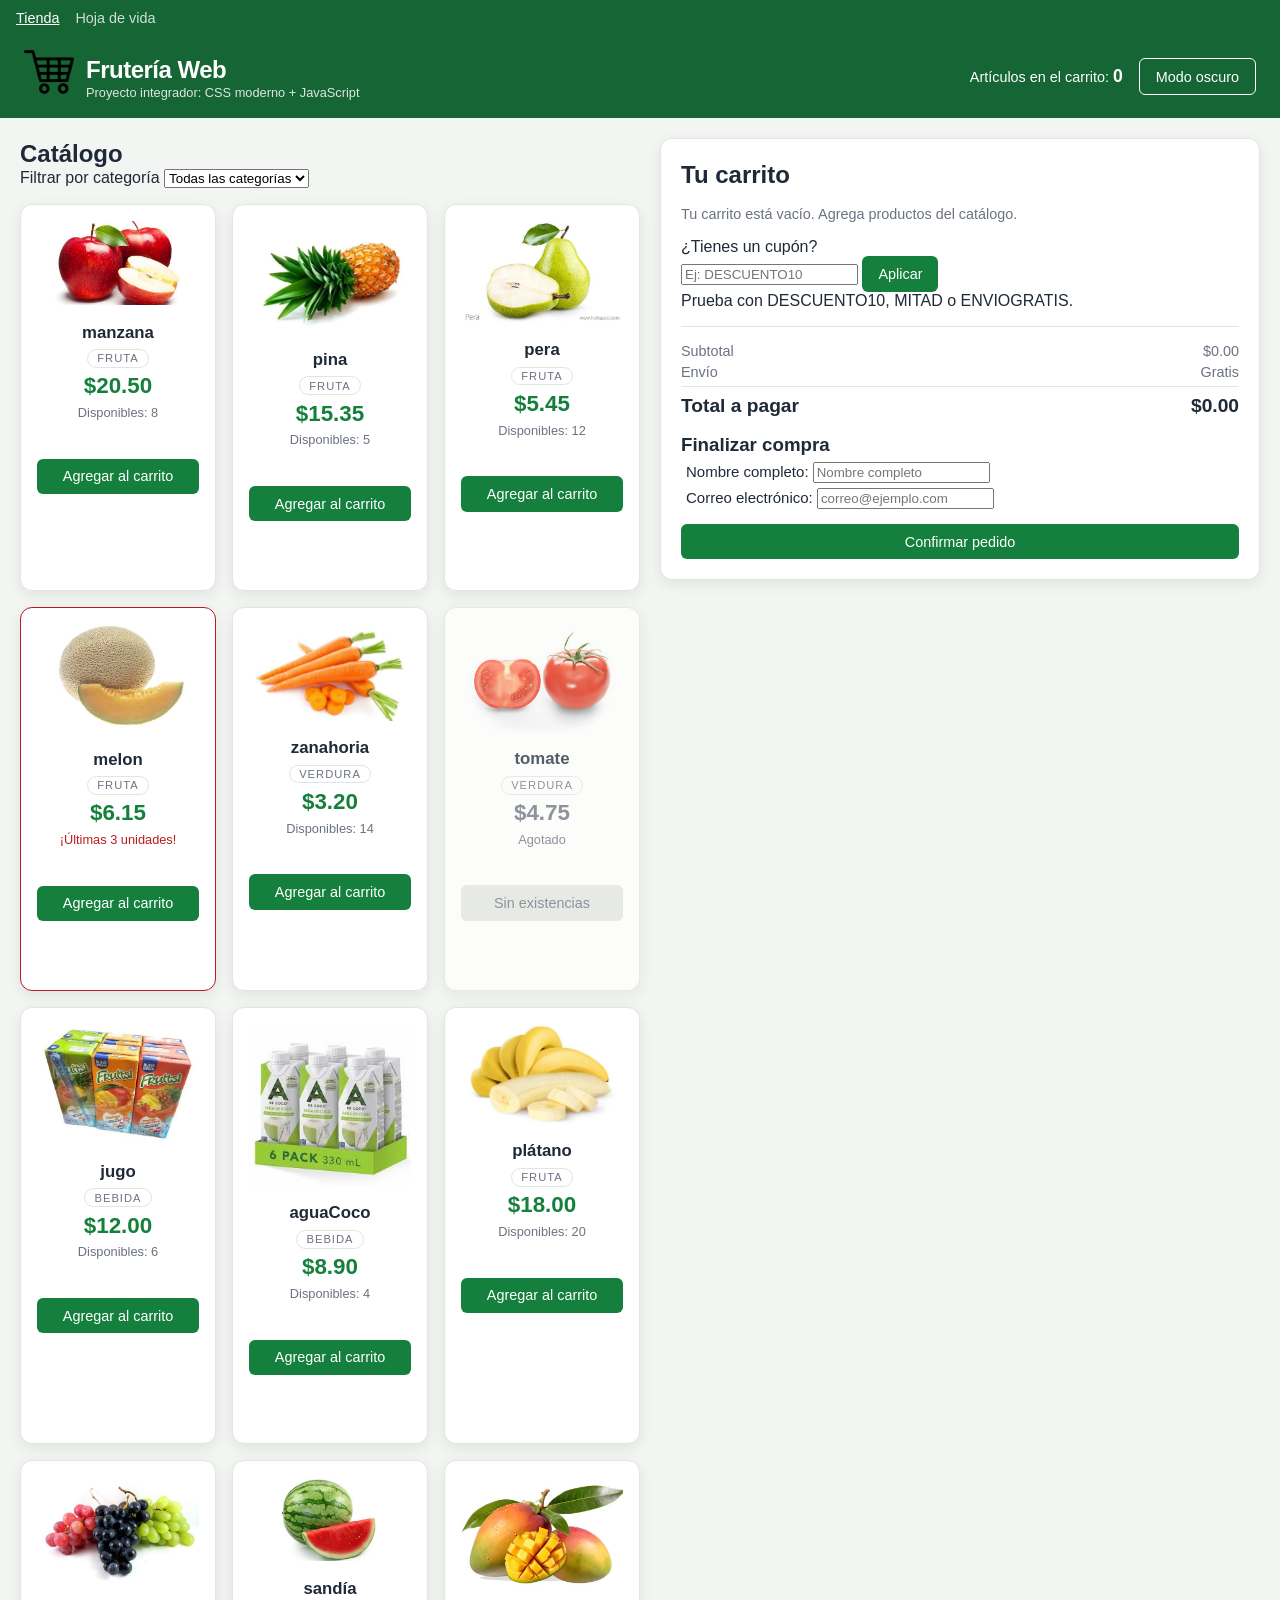
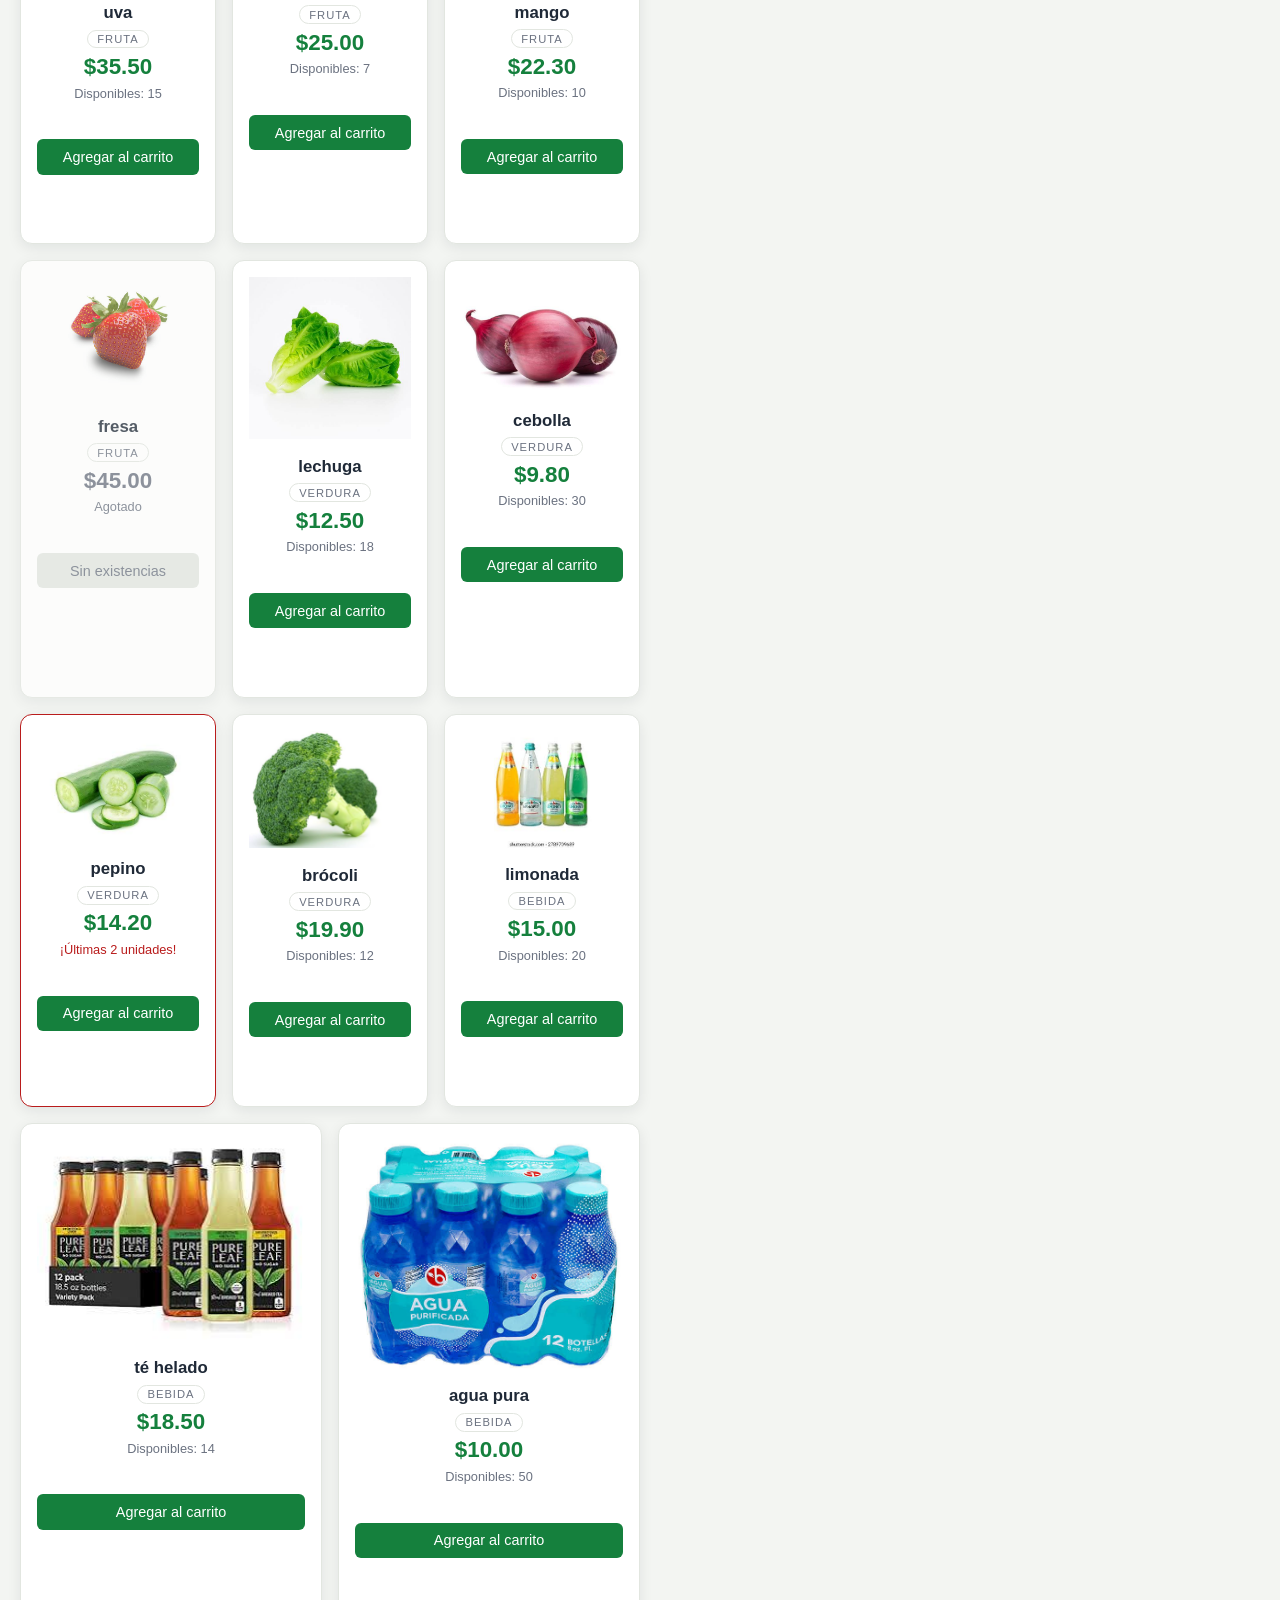
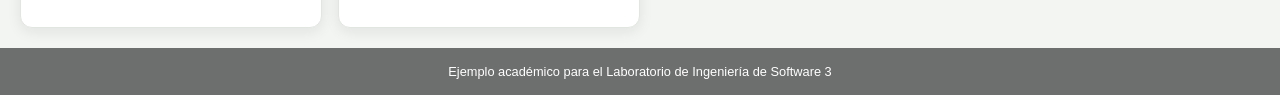
<file: index.html>
<!DOCTYPE html>
<html lang="es">
<head>
    <meta charset="UTF-8">
    <meta name="viewport" content="width=device-width, initial-scale=1.0">
    <title>Tienda de productos | Proyecto integrador</title>

    <!-- Hoja de estilos externa -->
    <link rel="stylesheet" href="style.css">

    <script src="script.js" defer></script>
</head>

<body>

    <!-- Menú de navegación: permite ir y volver entre la tienda y la hoja de vida -->
    <nav class="nav-principal">
        <a href="index.html" class="nav-enlace nav-activo">Tienda</a>
        <a href="hoja-de-vida.html" class="nav-enlace">Hoja de vida</a>
    </nav>

    <!-- ==================================================================
         CABECERA
         ================================================================== -->
    <header class="cabecera">
        <div class="zona-marca">
            <span class="logo">
                <img src="images/carrito.png" alt="Logo de la frutería" width="50" height="50">
            </span>
            <div>
                <h1>Frutería Web</h1>
                <p class="subtitulo">Proyecto integrador: CSS moderno + JavaScript</p>
            </div>
        </div>

        <div class="zona-acciones">
            <p class="contador-cabecera">
                Artículos en el carrito: <span id="contador-carrito">0</span>
            </p>
            <button id="btn-tema" class="boton boton-secundario">Modo oscuro</button>
        </div>
    </header>

    <!-- Aviso de conexión: JavaScript lo muestra con los eventos online/offline -->
    <p id="aviso-conexion" class="aviso-conexion oculto">
        Sin conexión a internet. Puedes seguir navegando, pero no podrás confirmar el pedido.
    </p>

    <!-- ==================================================================
         CONTENIDO PRINCIPAL: catálogo (izquierda) + carrito (derecha)
         ================================================================== -->
    <main class="contenedor-principal">

        <!-- ---------- COLUMNA IZQUIERDA: CATÁLOGO ---------- -->
        <section class="columna-catalogo">

            <div class="barra-filtros">
                <h2>Catálogo</h2>

                <div class="grupo-filtro">
                    <label for="filtro-categoria">Filtrar por categoría</label>
                    <!-- Las opciones de categoría YA NO se escriben a mano: JavaScript las
                         construye a partir del inventario durante la inicialización de la tienda. -->
                    <select id="filtro-categoria">
                        <option value="todos">Todas las categorías</option>
                    </select>
                </div>
            </div>

            <!-- Este contenedor llega VACÍO desde el HTML.
                 JavaScript crea y agrega aquí cada tarjeta de producto. -->
            <div id="lista-productos" class="grid-productos"></div>
        </section>

        <!-- ---------- COLUMNA DERECHA: CARRITO ---------- -->
        <aside class="panel-carrito">
            <h2>Tu carrito</h2>

            <!-- Las líneas del carrito también se generan desde JavaScript -->
            <div id="items-carrito" class="lista-carrito"></div>

            <!-- Zona de cupones -->
            <div class="zona-descuento">
                <label for="input-descuento">¿Tienes un cupón?</label>
                <div class="fila-descuento">
                    <input type="text" id="input-descuento" placeholder="Ej: DESCUENTO10">
                    <button id="btn-aplicar-descuento" class="boton">Aplicar</button>
                </div>
                <p class="ayuda">Prueba con DESCUENTO10, MITAD o ENVIOGRATIS.</p>
            </div>

            <!-- Resumen de la compra -->
            <div class="resumen">
                <p class="linea-resumen">
                    <span>Subtotal</span>
                    <span id="texto-subtotal">$0</span>
                </p>
                <p class="linea-resumen oculto" id="linea-descuento">
                    <span>Descuento</span>
                    <span id="texto-descuento">$0</span>
                </p>
                <p class="linea-resumen">
                    <span>Envío</span>
                    <span id="texto-envio">$0</span>
                </p>
                <p class="linea-resumen linea-total">
                    <span>Total a pagar</span>
                    <span id="texto-total">$0</span>
                </p>
            </div>

            <!-- Formulario de compra: al enviarlo evitamos la recarga con preventDefault() -->
            <form id="form-compra" class="form-compra">
                <h3>Finalizar compra</h3>
                <label for="input-nombre" style="font-size: 15px; display: block; margin: 5px;">Nombre completo:
                    <input type="text" id="input-nombre" placeholder="Nombre completo" required>
                </label>

                <label for="input-correo" style="font-size: 15px; display: block; margin: 5px;">Correo electrónico:
                    <input type="email" id="input-correo" placeholder="correo@ejemplo.com" required>
                </label>
                <button type="submit" class="boton boton-bloque">Confirmar pedido</button>
            </form>

            <!-- Mensajes del sistema (éxito / error / información) -->
            <p id="mensaje-sistema" class="mensaje oculto"></p>

            <!-- Comprobante del pedido: se llena desde JavaScript -->
            <div id="panel-boleta" class="boleta oculto"></div>
        </aside>

    </main>

    <!-- ==================================================================
         MODAL DE DETALLE DE PRODUCTO
         Arranca oculto con la clase "oculto". JavaScript sobrescribe su
         contenido interno y le quita la clase para mostrarlo.
         ================================================================== -->
    <div id="modal-detalle" class="modal oculto">
        <article class="modal-contenido">
            <button id="btn-cerrar-modal" class="boton-cerrar" aria-label="Cerrar detalle">&times;</button>
            <div id="modal-cuerpo"></div>
        </article>
    </div>

    <footer class="pie">
        <p>Ejemplo académico para el Laboratorio de Ingeniería de Software 3</p>
    </footer>

</body>
</html>
</file>
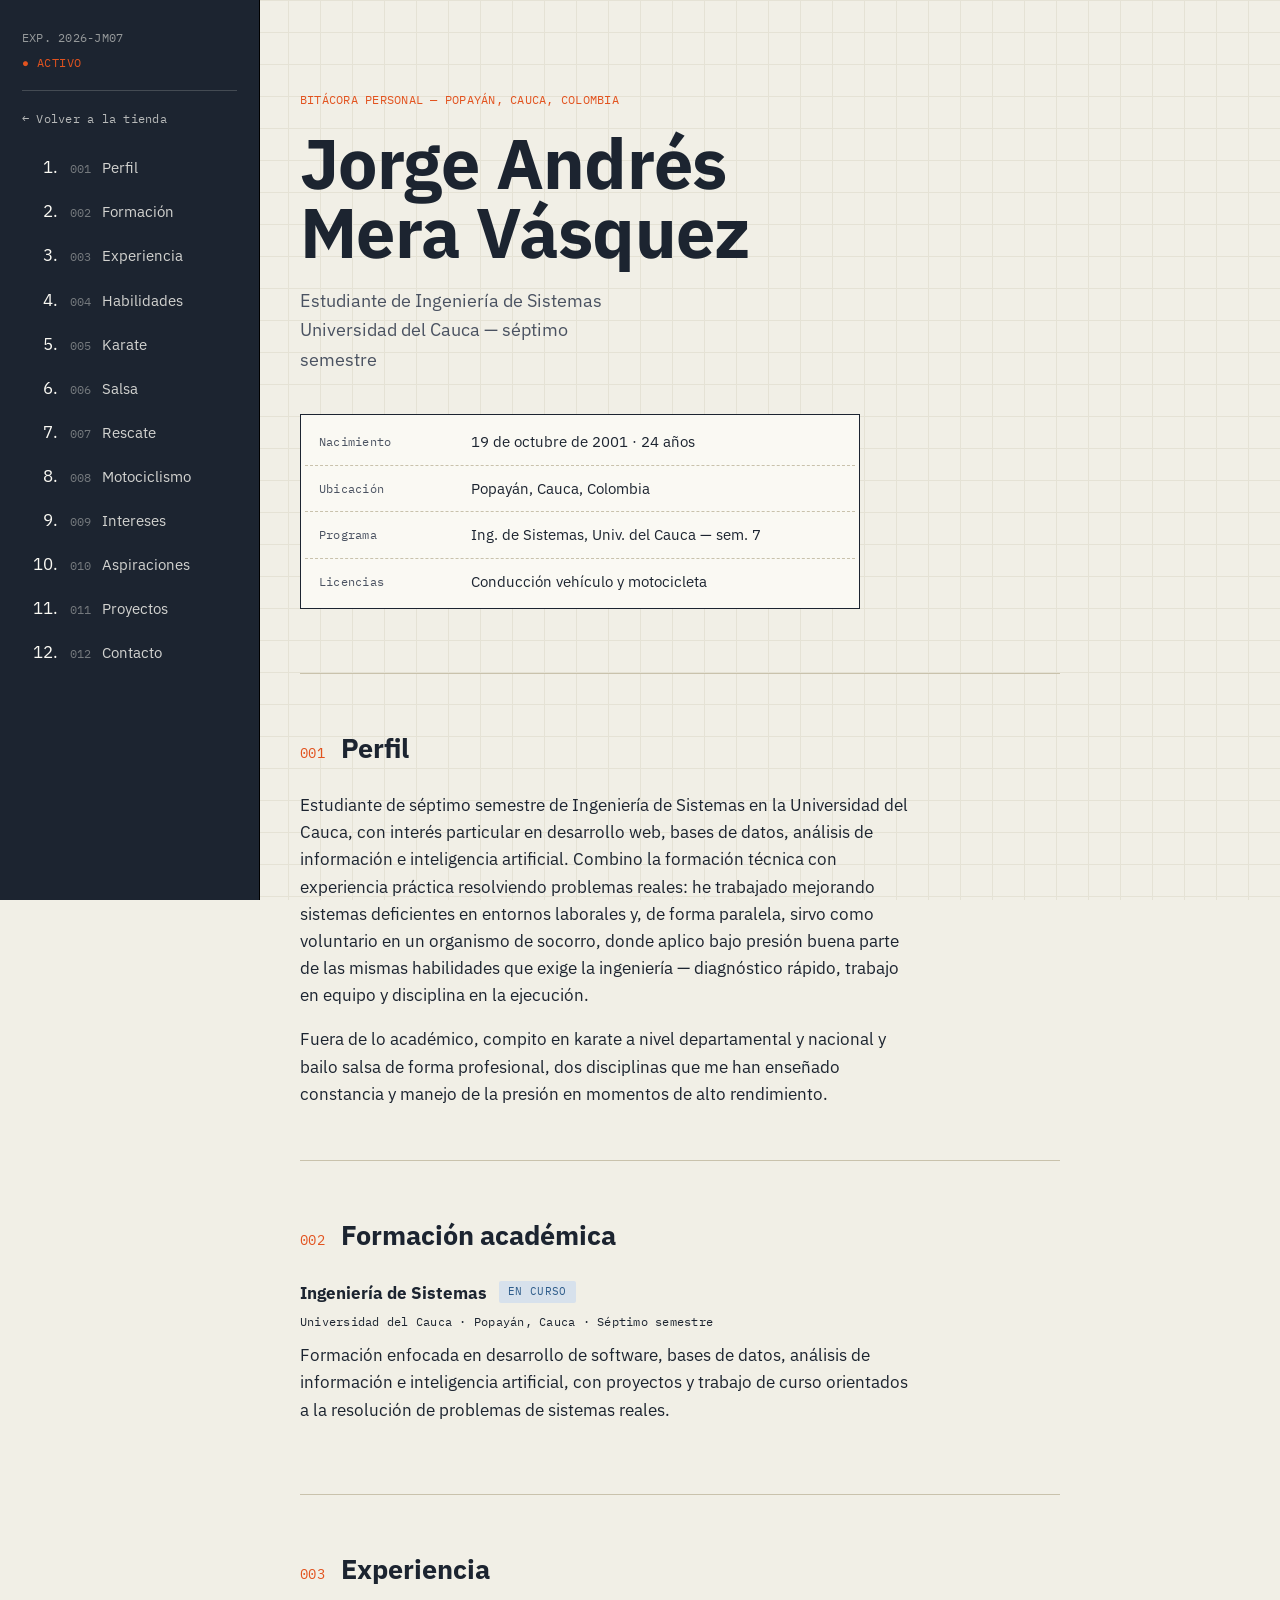
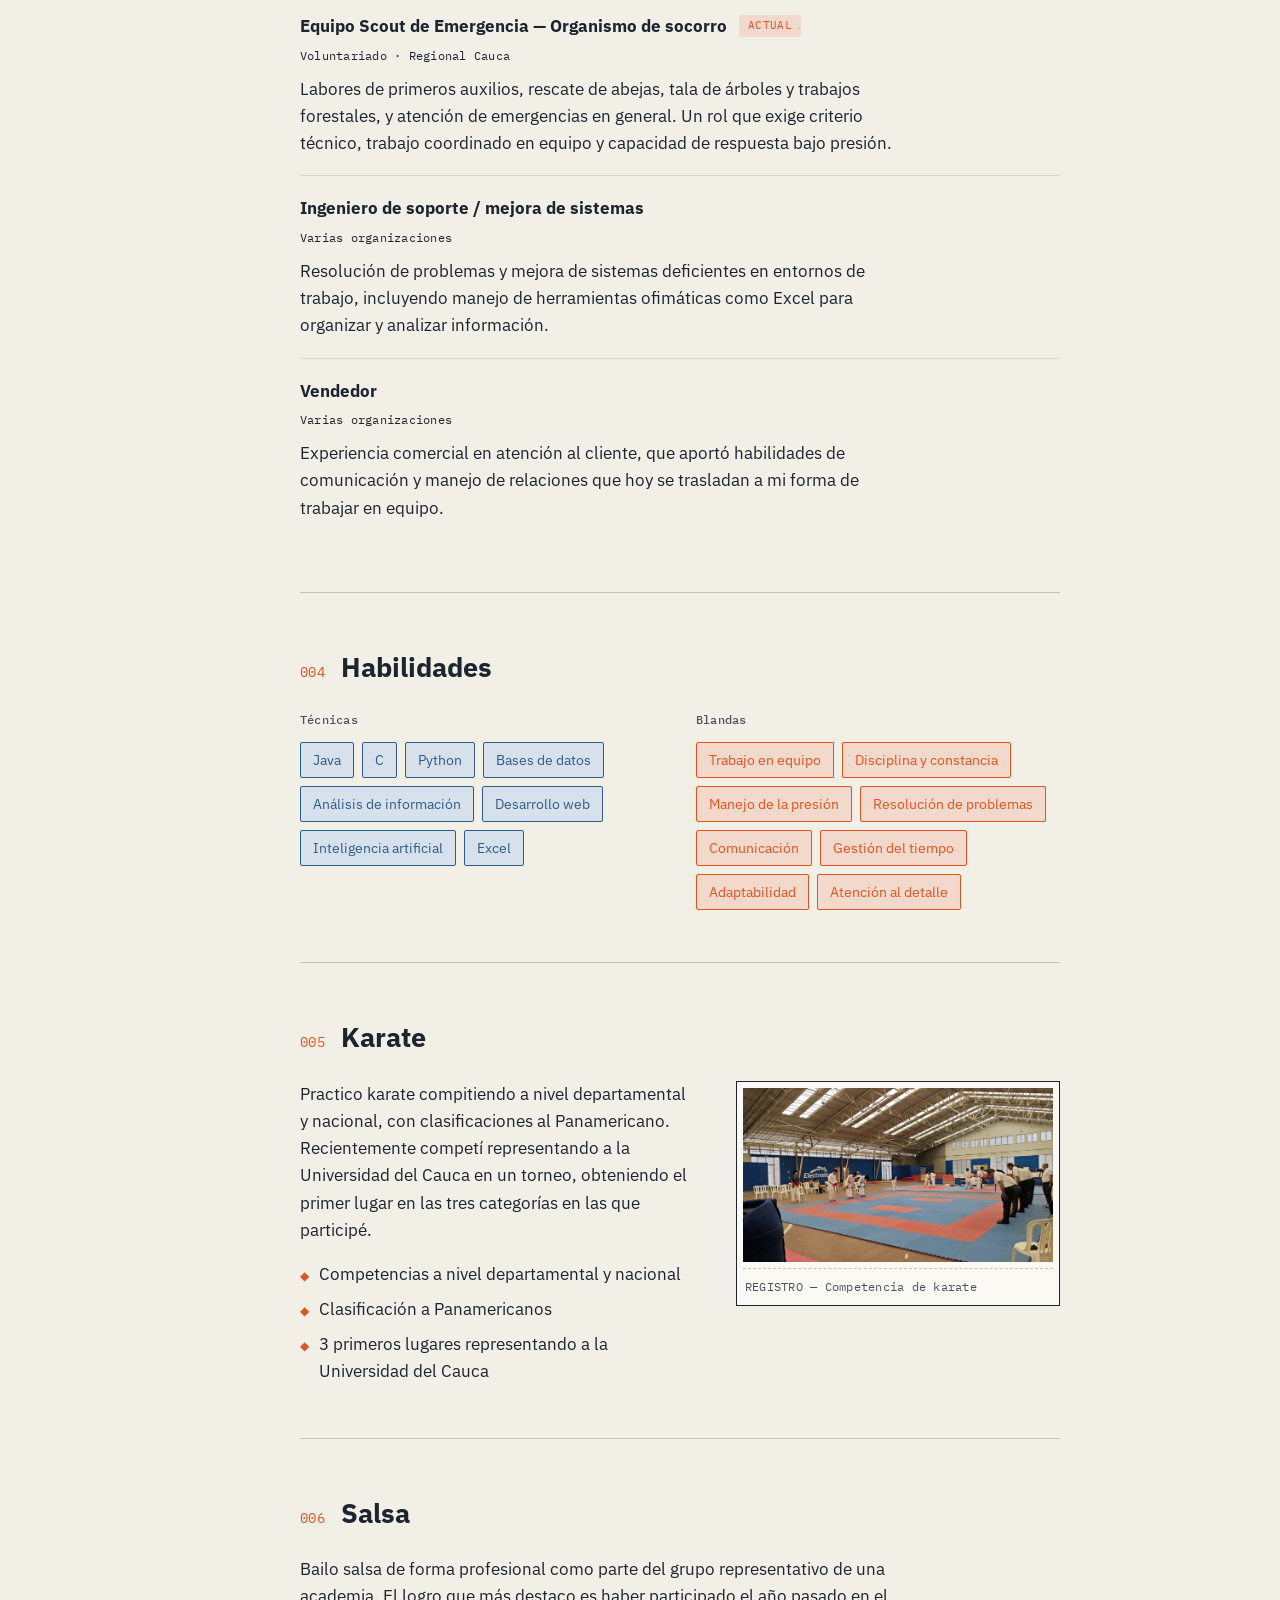
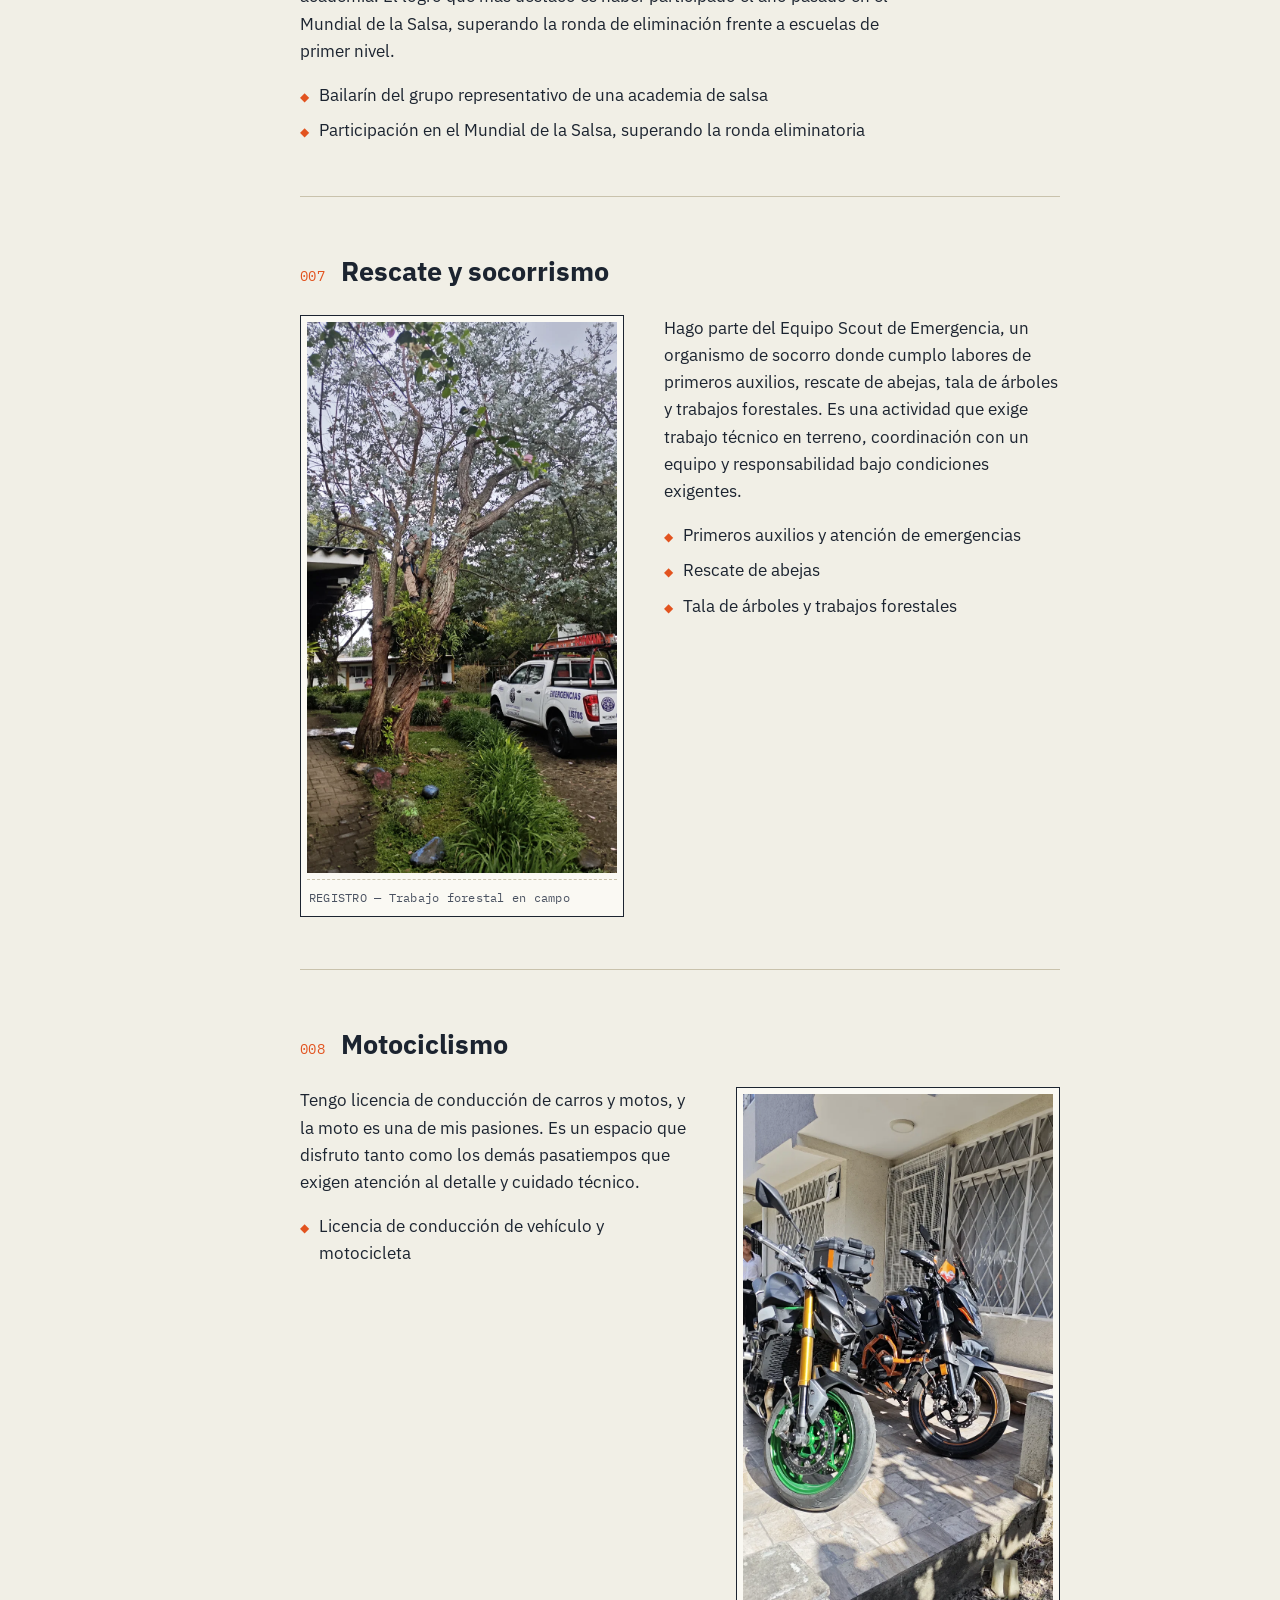
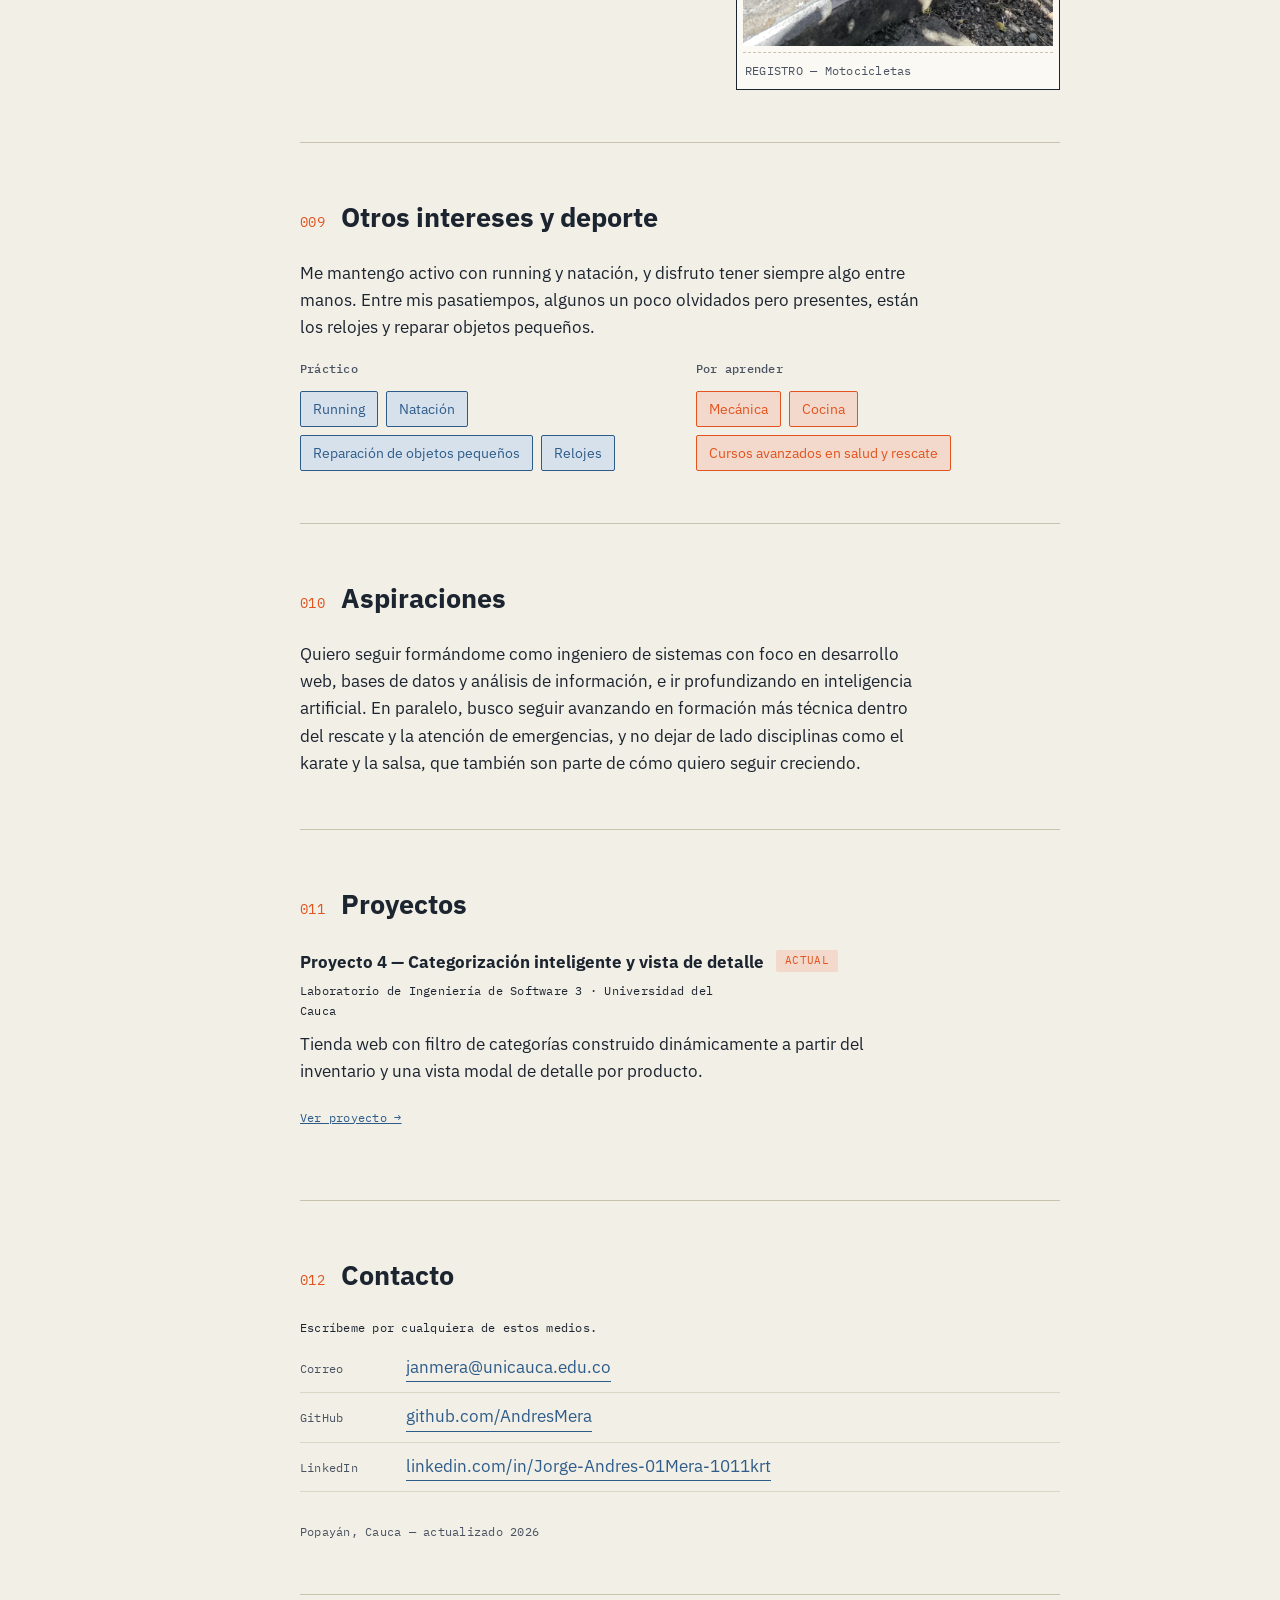
<file: hoja-de-vida.html>
<!DOCTYPE html>
<html lang="es">
<head>
<meta charset="UTF-8">
<meta name="viewport" content="width=device-width, initial-scale=1.0">
<title>Jorge Andrés Mera Vásquez — Bitácora personal</title>
<meta name="description" content="Perfil de Jorge Andrés Mera Vásquez, estudiante de Ingeniería de Sistemas en la Universidad del Cauca.">
<link rel="preconnect" href="https://fonts.googleapis.com">
<link rel="preconnect" href="https://fonts.gstatic.com" crossorigin>
<link href="https://fonts.googleapis.com/css2?family=IBM+Plex+Sans:ital,wght@0,400;0,500;0,600;0,700;1,400&family=IBM+Plex+Mono:wght@400;500;600&display=swap" rel="stylesheet">
<link rel="stylesheet" href="hoja-de-vida.css">
</head>
<body>

<!-- fondo de cuadrícula tipo papel milimetrado -->
<div class="grid-bg" aria-hidden="true"></div>

<button class="nav-toggle" id="navToggle" aria-expanded="false" aria-controls="sidenav">
  <span></span><span></span><span></span>
</button>

<nav class="sidenav" id="sidenav" aria-label="Índice de la bitácora">
  <div class="sidenav-head">
    <span class="mono small">EXP. 2026-JM07</span>
    <span class="status-dot">● ACTIVO</span>
  </div>
  <a href="index.html" class="mono small back-link">&larr; Volver a la tienda</a>
  <ol class="toc">
    <li><a href="#perfil"><span class="mono">001</span>Perfil</a></li>
    <li><a href="#formacion"><span class="mono">002</span>Formación</a></li>
    <li><a href="#experiencia"><span class="mono">003</span>Experiencia</a></li>
    <li><a href="#habilidades"><span class="mono">004</span>Habilidades</a></li>
    <li><a href="#karate"><span class="mono">005</span>Karate</a></li>
    <li><a href="#danza"><span class="mono">006</span>Salsa</a></li>
    <li><a href="#rescate"><span class="mono">007</span>Rescate</a></li>
    <li><a href="#motos"><span class="mono">008</span>Motociclismo</a></li>
    <li><a href="#intereses"><span class="mono">009</span>Intereses</a></li>
    <li><a href="#aspiraciones"><span class="mono">010</span>Aspiraciones</a></li>
    <li><a href="#proyectos"><span class="mono">011</span>Proyectos</a></li>
    <li><a href="#contacto"><span class="mono">012</span>Contacto</a></li>
  </ol>
</nav>

<main>

  <!-- HERO -->
  <header class="hero">
    <p class="mono small hero-eyebrow">BITÁCORA PERSONAL — POPAYÁN, CAUCA, COLOMBIA</p>
    <h1>Jorge Andrés<br>Mera Vásquez</h1>
    <p class="hero-role">Estudiante de Ingeniería de Sistemas<br>Universidad del Cauca — séptimo semestre</p>

    <div class="id-card">
      <div class="id-row"><span class="id-label mono">Nacimiento</span><span>19 de octubre de 2001 · 24 años</span></div>
      <div class="id-row"><span class="id-label mono">Ubicación</span><span>Popayán, Cauca, Colombia</span></div>
      <div class="id-row"><span class="id-label mono">Programa</span><span>Ing. de Sistemas, Univ. del Cauca — sem. 7</span></div>
      <div class="id-row"><span class="id-label mono">Licencias</span><span>Conducción vehículo y motocicleta</span></div>
    </div>
  </header>

  <!-- 001 PERFIL -->
  <section class="entry" id="perfil">
    <div class="entry-head">
      <span class="entry-num mono">001</span>
      <h2>Perfil</h2>
    </div>
    <div class="entry-body">
      <p>Estudiante de séptimo semestre de Ingeniería de Sistemas en la Universidad del Cauca, con interés particular en desarrollo web, bases de datos, análisis de información e inteligencia artificial. Combino la formación técnica con experiencia práctica resolviendo problemas reales: he trabajado mejorando sistemas deficientes en entornos laborales y, de forma paralela, sirvo como voluntario en un organismo de socorro, donde aplico bajo presión buena parte de las mismas habilidades que exige la ingeniería — diagnóstico rápido, trabajo en equipo y disciplina en la ejecución.</p>
      <p>Fuera de lo académico, compito en karate a nivel departamental y nacional y bailo salsa de forma profesional, dos disciplinas que me han enseñado constancia y manejo de la presión en momentos de alto rendimiento.</p>
    </div>
  </section>

  <!-- 002 FORMACIÓN -->
  <section class="entry" id="formacion">
    <div class="entry-head">
      <span class="entry-num mono">002</span>
      <h2>Formación académica</h2>
    </div>
    <div class="entry-body">
      <div class="record">
        <div class="record-top">
          <h3>Ingeniería de Sistemas</h3>
          <span class="mono small tag tag-blue">EN CURSO</span>
        </div>
        <p class="record-meta mono small">Universidad del Cauca · Popayán, Cauca · Séptimo semestre</p>
        <p>Formación enfocada en desarrollo de software, bases de datos, análisis de información e inteligencia artificial, con proyectos y trabajo de curso orientados a la resolución de problemas de sistemas reales.</p>
      </div>
    </div>
  </section>

  <!-- 003 EXPERIENCIA -->
  <section class="entry" id="experiencia">
    <div class="entry-head">
      <span class="entry-num mono">003</span>
      <h2>Experiencia</h2>
    </div>
    <div class="entry-body">
      <div class="record">
        <div class="record-top">
          <h3>Equipo Scout de Emergencia — Organismo de socorro</h3>
          <span class="mono small tag tag-orange">ACTUAL</span>
        </div>
        <p class="record-meta mono small">Voluntariado · Regional Cauca</p>
        <p>Labores de primeros auxilios, rescate de abejas, tala de árboles y trabajos forestales, y atención de emergencias en general. Un rol que exige criterio técnico, trabajo coordinado en equipo y capacidad de respuesta bajo presión.</p>
      </div>
      <div class="record">
        <div class="record-top">
          <h3>Ingeniero de soporte / mejora de sistemas</h3>
        </div>
        <p class="record-meta mono small">Varias organizaciones</p>
        <p>Resolución de problemas y mejora de sistemas deficientes en entornos de trabajo, incluyendo manejo de herramientas ofimáticas como Excel para organizar y analizar información.</p>
      </div>
      <div class="record">
        <div class="record-top">
          <h3>Vendedor</h3>
        </div>
        <p class="record-meta mono small">Varias organizaciones</p>
        <p>Experiencia comercial en atención al cliente, que aportó habilidades de comunicación y manejo de relaciones que hoy se trasladan a mi forma de trabajar en equipo.</p>
      </div>
    </div>
  </section>

  <!-- 004 HABILIDADES -->
  <section class="entry" id="habilidades">
    <div class="entry-head">
      <span class="entry-num mono">004</span>
      <h2>Habilidades</h2>
    </div>
    <div class="entry-body">
      <div class="skills-grid">
        <div class="skill-block">
          <h3 class="mono small">Técnicas</h3>
          <ul class="chip-list">
            <li>Java</li>
            <li>C</li>
            <li>Python</li>
            <li>Bases de datos</li>
            <li>Análisis de información</li>
            <li>Desarrollo web</li>
            <li>Inteligencia artificial</li>
            <li>Excel</li>
          </ul>
        </div>
        <div class="skill-block">
          <h3 class="mono small">Blandas</h3>
          <ul class="chip-list chip-list-alt">
            <li>Trabajo en equipo</li>
            <li>Disciplina y constancia</li>
            <li>Manejo de la presión</li>
            <li>Resolución de problemas</li>
            <li>Comunicación</li>
            <li>Gestión del tiempo</li>
            <li>Adaptabilidad</li>
            <li>Atención al detalle</li>
          </ul>
        </div>
      </div>
    </div>
  </section>

  <!-- 005 KARATE -->
  <section class="entry" id="karate">
    <div class="entry-head">
      <span class="entry-num mono">005</span>
      <h2>Karate</h2>
    </div>
    <div class="entry-body entry-body-media">
      <div class="media-text">
        <p>Practico karate compitiendo a nivel departamental y nacional, con clasificaciones al Panamericano. Recientemente competí representando a la Universidad del Cauca en un torneo, obteniendo el primer lugar en las tres categorías en las que participé.</p>
        <ul class="fact-list">
          <li><span class="mono small">◆</span> Competencias a nivel departamental y nacional</li>
          <li><span class="mono small">◆</span> Clasificación a Panamericanos</li>
          <li><span class="mono small">◆</span> 3 primeros lugares representando a la Universidad del Cauca</li>
        </ul>
      </div>
      <figure class="media-frame">
        <img src="images/karate-competencia.jpg" alt="Jorge en una competencia de karate, saludando en el tatami junto a árbitros y competidores" loading="lazy">
        <figcaption class="mono small">REGISTRO — Competencia de karate</figcaption>
      </figure>
    </div>
  </section>

  <!-- 006 SALSA -->
  <section class="entry" id="danza">
    <div class="entry-head">
      <span class="entry-num mono">006</span>
      <h2>Salsa</h2>
    </div>
    <div class="entry-body">
      <p>Bailo salsa de forma profesional como parte del grupo representativo de una academia. El logro que más destaco es haber participado el año pasado en el Mundial de la Salsa, superando la ronda de eliminación frente a escuelas de primer nivel.</p>
      <ul class="fact-list">
        <li><span class="mono small">◆</span> Bailarín del grupo representativo de una academia de salsa</li>
        <li><span class="mono small">◆</span> Participación en el Mundial de la Salsa, superando la ronda eliminatoria</li>
      </ul>
    </div>
  </section>

  <!-- 007 RESCATE -->
  <section class="entry" id="rescate">
    <div class="entry-head">
      <span class="entry-num mono">007</span>
      <h2>Rescate y socorrismo</h2>
    </div>
    <div class="entry-body entry-body-media entry-body-media-reverse">
      <div class="media-text">
        <p>Hago parte del Equipo Scout de Emergencia, un organismo de socorro donde cumplo labores de primeros auxilios, rescate de abejas, tala de árboles y trabajos forestales. Es una actividad que exige trabajo técnico en terreno, coordinación con un equipo y responsabilidad bajo condiciones exigentes.</p>
        <ul class="fact-list">
          <li><span class="mono small">◆</span> Primeros auxilios y atención de emergencias</li>
          <li><span class="mono small">◆</span> Rescate de abejas</li>
          <li><span class="mono small">◆</span> Tala de árboles y trabajos forestales</li>
        </ul>
      </div>
      <figure class="media-frame">
        <img src="images/rescate-arbol.jpg" alt="Trabajo de poda en altura junto a una camioneta del Equipo Scout de Emergencia, regional Cauca" loading="lazy">
        <figcaption class="mono small">REGISTRO — Trabajo forestal en campo</figcaption>
      </figure>
    </div>
  </section>

  <!-- 008 MOTOS -->
  <section class="entry" id="motos">
    <div class="entry-head">
      <span class="entry-num mono">008</span>
      <h2>Motociclismo</h2>
    </div>
    <div class="entry-body entry-body-media">
      <div class="media-text">
        <p>Tengo licencia de conducción de carros y motos, y la moto es una de mis pasiones. Es un espacio que disfruto tanto como los demás pasatiempos que exigen atención al detalle y cuidado técnico.</p>
        <ul class="fact-list">
          <li><span class="mono small">◆</span> Licencia de conducción de vehículo y motocicleta</li>
        </ul>
      </div>
      <figure class="media-frame">
        <img src="images/motocicletas.jpg" alt="Motocicletas estacionadas frente a una casa" loading="lazy">
        <figcaption class="mono small">REGISTRO — Motocicletas</figcaption>
      </figure>
    </div>
  </section>

  <!-- 009 INTERESES -->
  <section class="entry" id="intereses">
    <div class="entry-head">
      <span class="entry-num mono">009</span>
      <h2>Otros intereses y deporte</h2>
    </div>
    <div class="entry-body">
      <p>Me mantengo activo con running y natación, y disfruto tener siempre algo entre manos. Entre mis pasatiempos, algunos un poco olvidados pero presentes, están los relojes y reparar objetos pequeños.</p>
      <div class="skills-grid">
        <div class="skill-block">
          <h3 class="mono small">Práctico</h3>
          <ul class="chip-list">
            <li>Running</li>
            <li>Natación</li>
            <li>Reparación de objetos pequeños</li>
            <li>Relojes</li>
          </ul>
        </div>
        <div class="skill-block">
          <h3 class="mono small">Por aprender</h3>
          <ul class="chip-list chip-list-alt">
            <li>Mecánica</li>
            <li>Cocina</li>
            <li>Cursos avanzados en salud y rescate</li>
          </ul>
        </div>
      </div>
    </div>
  </section>

  <!-- 010 ASPIRACIONES -->
  <section class="entry" id="aspiraciones">
    <div class="entry-head">
      <span class="entry-num mono">010</span>
      <h2>Aspiraciones</h2>
    </div>
    <div class="entry-body">
      <p>Quiero seguir formándome como ingeniero de sistemas con foco en desarrollo web, bases de datos y análisis de información, e ir profundizando en inteligencia artificial. En paralelo, busco seguir avanzando en formación más técnica dentro del rescate y la atención de emergencias, y no dejar de lado disciplinas como el karate y la salsa, que también son parte de cómo quiero seguir creciendo.</p>
    </div>
  </section>

  <!-- 011 PROYECTOS -->
  <section class="entry" id="proyectos">
    <div class="entry-head">
      <span class="entry-num mono">011</span>
      <h2>Proyectos</h2>
    </div>
    <div class="entry-body">
      <div class="record">
        <div class="record-top">
          <h3>Proyecto 4 — Categorización inteligente y vista de detalle</h3>
          <span class="mono small tag tag-orange">ACTUAL</span>
        </div>
        <p class="record-meta mono small">Laboratorio de Ingeniería de Software 3 · Universidad del Cauca</p>
        <p>Tienda web con filtro de categorías construido dinámicamente a partir del inventario y una vista modal de detalle por producto.</p>
        <a href="index.html" class="mono small">Ver proyecto &rarr;</a>
      </div>
    </div>
  </section>

  <!-- 012 CONTACTO -->
  <footer class="entry contact" id="contacto">
    <div class="entry-head">
      <span class="entry-num mono">012</span>
      <h2>Contacto</h2>
    </div>
    <div class="entry-body">
      <p class="contact-note mono small">Escríbeme por cualquiera de estos medios.</p>
      <ul class="contact-list">
        <li><span class="mono small">Correo</span><a href="mailto:janmera@unicauca.edu.co">janmera@unicauca.edu.co</a></li>
        <li><span class="mono small">GitHub</span><a href="https://github.com/AndresMera" target="_blank" rel="noopener">github.com/AndresMera</a></li>
        <li><span class="mono small">LinkedIn</span><a href="https://linkedin.com/in/Jorge-Andres-01Mera-1011krt" target="_blank" rel="noopener">linkedin.com/in/Jorge-Andres-01Mera-1011krt</a></li>
      </ul>
    </div>
    <p class="mono small foot-line">Popayán, Cauca — actualizado 2026</p>
  </footer>

</main>

<script src="hoja-de-vida.js"></script>
</body>
</html>
</file>
<file: style.css>
/* =========================================================================
   TIENDA DE PRODUCTOS - VERSIÓN 1
   Solo se usan herramientas de la guía: variables CSS, calc(),
   unidades de viewport y Flexbox.
   ========================================================================= */


/* 1. TOKENS DE DISEÑO (ámbito global) --------------------------------------
   :root equivale a la etiqueta <html>: todo el documento hereda estos valores. */
:root {
    --color-primario: #15803d;
    --color-texto-boton: #ffffff;
    --color-cabecera: #166534;
    --color-texto: #1f2937;
    --color-texto-suave: #6b7280;
    --color-fondo: #f3f5f2;
    --color-superficie: #ffffff;
    --color-borde: #e2e6e0;

    --color-exito: #15803d;
    --fondo-exito: #dcfce7;
    --color-error: #b91c1c;
    --fondo-error: #fee2e2;

    /* Escala de espaciado: todo el diseño se calcula a partir de este número */
    --espaciado-base: 16px;
    --radio: 12px;
    --sombra: 0 4px 14px rgba(15, 23, 42, 0.08);
}


/* -------------------------------------------------------------------------
   2. REASIGNACIÓN LOCAL DE VARIABLES: EL TEMA OSCURO
   JavaScript solo agrega la clase "tema-oscuro" al <body>. No cambia ni un
   color a mano: al redefinir los tokens aquí, TODOS los elementos que usan
   var() se repintan automáticamente.
   ------------------------------------------------------------------------- */
.tema-oscuro {
    --color-primario: #4ade80;
    --color-texto-boton: #052e16; /* sobre verde claro el texto debe ser oscuro */
    --color-cabecera: #0b2f1f;
    --color-texto: #e5e7eb;
    --color-texto-suave: #9ca3af;
    --color-fondo: #0f172a;
    --color-superficie: #1e293b;
    --color-borde: #334155;

    --color-exito: #4ade80;
    --fondo-exito: #14532d;
    --color-error: #fca5a5;
    --fondo-error: #4c1d1d;
    --color-info: #93c5fd;
    --fondo-info: #1e3a8a;

    --sombra: 0 4px 14px rgba(0, 0, 0, 0.45);
}




/* =========================================================================
   NUEVO EN LA VERSIÓN 2: EL PANEL DEL CARRITO
   ========================================================================= */

/* La cabecera ahora tiene dos zonas, así que se reparten el ancho */
.cabecera {
    flex-wrap: wrap;
    justify-content: space-between;
}

.zona-acciones {
    display: flex;
    align-items: center;
    gap: var(--espaciado-base);
}

.contador-cabecera { font-size: calc(var(--espaciado-base) * 0.9); }

#contador-carrito {
    font-weight: bold;
    font-size: calc(var(--espaciado-base) * 1.1);
}

/* Ahora hay dos columnas: catálogo (crece 3) y carrito (crece 1).
   Con flex-wrap, en pantallas angostas el carrito baja solo. */
.contenedor-principal { align-items: flex-start; }

.columna-catalogo { flex: 3 1 340px; }

.panel-carrito {
    flex: 1 1 300px;
    background-color: var(--color-superficie);
    border: 1px solid var(--color-borde);
    border-radius: var(--radio);
    box-shadow: var(--sombra);
    padding: calc(var(--espaciado-base) * 1.25);

    display: flex;
    flex-direction: column;
    gap: var(--espaciado-base);
}

.lista-carrito {
    display: flex;
    flex-direction: column;
    gap: calc(var(--espaciado-base) * 0.5);

    /* svh divide la altura de la pantalla "pequeña" (con la barra del
       navegador visible), así la lista nunca empuja al resto del panel */
    max-height: calc(100svh / 3);
    overflow-y: auto;
}

.linea-carrito {
    display: flex;
    align-items: center;
    justify-content: space-between;
    gap: calc(var(--espaciado-base) * 0.5);
    border-bottom: 1px solid var(--color-borde);
    padding-bottom: calc(var(--espaciado-base) * 0.5);
}

.nombre-linea {
    font-size: calc(var(--espaciado-base) * 0.95);
    font-weight: bold;
}

.detalle-linea {
    font-size: calc(var(--espaciado-base) * 0.8);
    color: var(--color-texto-suave);
}

.controles-linea {
    display: flex;
    align-items: center;
    gap: calc(var(--espaciado-base) * 0.25);
}

/* Botones pequeños de + / − / ✕ */
.boton-mini {
    font-family: inherit;
    font-size: calc(var(--espaciado-base) * 0.85);
    width: calc(var(--espaciado-base) * 1.75);
    height: calc(var(--espaciado-base) * 1.75);
    background-color: var(--color-fondo);
    color: var(--color-texto);
    border: 1px solid var(--color-borde);
    border-radius: calc(var(--radio) / 2);
    cursor: pointer;
}

.boton-quitar { color: var(--color-error); }

.carrito-vacio {
    color: var(--color-texto-suave);
    font-size: calc(var(--espaciado-base) * 0.9);
}

.mini-dato {
    font-size: calc(var(--espaciado-base) * 0.75);
    color: var(--color-primario);
    min-height: calc(var(--espaciado-base) * 1.1);
}

.resumen {
    display: flex;
    flex-direction: column;
    gap: calc(var(--espaciado-base) * 0.35);
    border-top: 1px solid var(--color-borde);
    padding-top: var(--espaciado-base);
}

.linea-resumen {
    display: flex;
    justify-content: space-between;
    font-size: calc(var(--espaciado-base) * 0.9);
    color: var(--color-texto-suave);
}

.linea-total {
    font-size: calc(var(--espaciado-base) * 1.2);
    font-weight: bold;
    color: var(--color-texto);
    border-top: 1px solid var(--color-borde);
    padding-top: calc(var(--espaciado-base) * 0.5);
}




/* 2. BASE ------------------------------------------------------------------ */
* {
    box-sizing: border-box;
}

body {
    font-family: "Segoe UI", "Helvetica Neue", Arial, sans-serif;
    color: var(--color-texto);
    background-color: var(--color-fondo);
    margin: 0;

    /* dvh: la altura se adapta cuando la barra del navegador móvil
       aparece o desaparece */
    min-height: 100dvh;
}

h1, h2, h3 { margin: 0; line-height: 1.3; }
p { margin: 0; }


/* 3. CABECERA -------------------------------------------------------------- */
.cabecera {
    background-color: var(--color-cabecera);
    color: #ffffff;
    display: flex;
    align-items: center;
    gap: var(--espaciado-base);
    padding: calc(var(--espaciado-base) * 0.75) calc(var(--espaciado-base) * 1.5);
}

.zona-marca {
    display: flex;
    align-items: center;
    gap: calc(var(--espaciado-base) * 0.75);
}

.logo { font-size: calc(var(--espaciado-base) * 2.25); }

.cabecera h1 {
    font-size: calc(var(--espaciado-base) * 1.5);
    letter-spacing: -0.5px;
}

.subtitulo {
    font-size: calc(var(--espaciado-base) * 0.8);
    opacity: 0.85;
}


/* 4. ESTRUCTURA PRINCIPAL (Flexbox) ---------------------------------------- */
.contenedor-principal {
    display: flex;
    flex-wrap: wrap;
    gap: calc(var(--espaciado-base) * 1.25);
    padding: calc(var(--espaciado-base) * 1.25);
}

.columna-catalogo {
    flex: 1 1 320px;
    display: flex;
    flex-direction: column;
    gap: var(--espaciado-base);
}


/* 5. TARJETAS DE PRODUCTO (las crea JavaScript) ---------------------------- */
.grid-productos {
    display: flex;
    flex-wrap: wrap;
    gap: var(--espaciado-base);
}

.tarjeta {
    /* crecer / encoger / ancho base: con este ancho base caben 4 tarjetas
       por fila en pantallas grandes y menos en pantallas pequeñas */
    flex: 1 1 160px;
    background-color: var(--color-superficie);
    border: 1px solid var(--color-borde);
    border-radius: var(--radio);
    box-shadow: var(--sombra);
    padding: var(--espaciado-base);
    text-align: center;

    display: flex;
    flex-direction: column;
    gap: calc(var(--espaciado-base) * 0.35);
}

/* ÁMBITO LOCAL EN ACCIÓN: al agotarse el producto, JavaScript agrega la clase
   "agotada" y aquí redefinimos --color-primario SOLO dentro de esa tarjeta.
   El precio que está adentro se apaga solo. */
.tarjeta.agotada {
    --color-primario: var(--color-texto-suave);
    opacity: 0.75;
}

.tarjeta.poco-stock {
    --color-estado: var(--color-error);
    border-color: var(--color-error);
}

.icono-producto { font-size: calc(var(--espaciado-base) * 3); }

.nombre-producto { font-size: calc(var(--espaciado-base) * 1.05); }

.etiqueta-categoria {
    align-self: center;
    font-size: calc(var(--espaciado-base) * 0.7);
    text-transform: uppercase;
    letter-spacing: 1px;
    color: var(--color-texto-suave);
    border: 1px solid var(--color-borde);
    border-radius: calc(var(--radio) * 2);
    padding: calc(var(--espaciado-base) * 0.15) calc(var(--espaciado-base) * 0.6);
}

.precio-producto {
    font-size: calc(var(--espaciado-base) * 1.4);
    font-weight: bold;
    color: var(--color-primario);
}

.estado-stock {
    font-size: calc(var(--espaciado-base) * 0.8);
    /* Fallback: si la tarjeta no definió --color-estado, se usa el color suave */
    color: var(--color-estado, var(--color-texto-suave));
}


/* 6. BOTONES --------------------------------------------------------------- */
.boton {
    font-family: inherit;
    font-size: calc(var(--espaciado-base) * 0.9);
    background-color: var(--color-primario);
    color: var(--color-texto-boton);
    border: none;
    border-radius: calc(var(--radio) / 2);
    padding: calc(var(--espaciado-base) * 0.6) var(--espaciado-base);
    cursor: pointer;
}

.boton-bloque {
    width: 100%;
    margin-top: 10px;
}

.boton:disabled {
    background-color: var(--color-borde);
    color: var(--color-texto-suave);
    cursor: not-allowed;
}


/* 7. MENSAJES DEL SISTEMA -------------------------------------------------- */
.mensaje {
    font-size: calc(var(--espaciado-base) * 0.85);
    font-weight: bold;
    color: var(--color-estado, var(--color-texto));
    background-color: var(--fondo-estado, var(--color-superficie));
    border-left: 4px solid var(--color-estado, var(--color-borde));
    border-radius: calc(var(--radio) / 3);
    padding: calc(var(--espaciado-base) * 0.6);
}

.mensaje-exito {
    --color-estado: var(--color-exito);
    --fondo-estado: var(--fondo-exito);
}

.mensaje-error {
    --color-estado: var(--color-error);
    --fondo-estado: var(--fondo-error);
}


/* 8. PIE Y CLASES DE ESTADO ------------------------------------------------ */
.pie {
    text-align: center;
    color: #ffffff;
    font-size: calc(var(--espaciado-base) * 0.8);
    padding: var(--espaciado-base);
    background-color:#6d6e6e;
}

/* 9. MENÚ DE NAVEGACIÓN ------------------------------------------------------ */
.nav-principal {
    display: flex;
    gap: var(--espaciado-base);
    background-color: var(--color-cabecera);
    padding: calc(var(--espaciado-base) * 0.6) var(--espaciado-base);
}

.nav-enlace {
    color: #ffffff;
    text-decoration: none;
    font-size: calc(var(--espaciado-base) * 0.9);
    opacity: 0.8;
}

.nav-enlace.nav-activo,
.nav-enlace:hover {
    opacity: 1;
    text-decoration: underline;
}

/* Botón secundario (usado en "Modo oscuro" y "Ver detalles") */
.boton-secundario {
    background-color: transparent;
    border: 1px solid var(--color-superficie);
    color: var(--color-texto-boton);
}


/* 10. MODAL DE DETALLE DE PRODUCTO ------------------------------------------- */
.modal {
    position: fixed;
    top: 0;
    left: 0;
    width: 100%;
    height: 100%;
    background-color: rgba(0, 0, 0, 0.55);
    display: flex;
    align-items: center;
    justify-content: center;
    z-index: 10;
}

.modal-contenido {
    position: relative;
    background-color: var(--color-superficie);
    color: var(--color-texto);
    border-radius: var(--radio);
    box-shadow: var(--sombra);
    padding: calc(var(--espaciado-base) * 1.5);
    max-width: 420px;
    width: 90%;
}

.boton-cerrar {
    position: absolute;
    top: calc(var(--espaciado-base) * 0.5);
    right: calc(var(--espaciado-base) * 0.75);
    background: none;
    border: none;
    font-size: calc(var(--espaciado-base) * 1.4);
    color: var(--color-texto-suave);
    cursor: pointer;
}


/* Clase de estado que JavaScript agrega y quita con classList */
.oculto {
    display: none;
}
</file>
<file: hoja-de-vida.css>
/* ==========================================================
   TOKENS
   ========================================================== */
:root{
  --paper: #F1EFE6;
  --paper-raised: #FAF9F3;
  --ink: #1C2430;
  --ink-soft: #4A5261;
  --line: #C9C2AC;
  --line-soft: #DAD5C4;
  --signal: #E2531F;
  --signal-soft: #F3D9CB;
  --tatami: #2E5C8A;
  --tatami-soft: #D7E1EC;

  --font-body: 'IBM Plex Sans', system-ui, sans-serif;
  --font-mono: 'IBM Plex Mono', 'SFMono-Regular', monospace;

  --side-w: 260px;
  --content-max: 760px;
}

*{ box-sizing: border-box; }

html{
  scroll-behavior: smooth;
}

body{
  margin: 0;
  background: var(--paper);
  color: var(--ink);
  font-family: var(--font-body);
  font-size: 17px;
  line-height: 1.6;
  -webkit-font-smoothing: antialiased;
}

@media (prefers-reduced-motion: reduce){
  html{ scroll-behavior: auto; }
  *{ animation: none !important; transition: none !important; }
}

.mono{ font-family: var(--font-mono); }
.small{ font-size: 0.78rem; letter-spacing: 0.02em; }

a{ color: var(--tatami); }
a:hover{ color: var(--signal); }
a:focus-visible, button:focus-visible{
  outline: 2px solid var(--signal);
  outline-offset: 3px;
}

h1, h2, h3{
  font-family: var(--font-body);
  font-weight: 700;
  margin: 0;
  color: var(--ink);
}

p{ margin: 0 0 1em; }
p:last-child{ margin-bottom: 0; }

ul{ margin: 0; padding: 0; list-style: none; }

/* ==========================================================
   GRID PAPER BACKGROUND
   ========================================================== */
.grid-bg{
  position: fixed;
  inset: 0;
  z-index: 0;
  pointer-events: none;
  background-image:
    linear-gradient(var(--line-soft) 1px, transparent 1px),
    linear-gradient(90deg, var(--line-soft) 1px, transparent 1px);
  background-size: 32px 32px;
  opacity: 0.5;
}

/* ==========================================================
   SIDE NAV
   ========================================================== */
.sidenav{
  position: fixed;
  top: 0;
  left: 0;
  bottom: 0;
  width: var(--side-w);
  background: var(--ink);
  color: var(--paper-raised);
  padding: 28px 22px;
  overflow-y: auto;
  z-index: 20;
  border-right: 1px solid #000;
}

.sidenav-head{
  display: flex;
  flex-direction: column;
  gap: 6px;
  padding-bottom: 18px;
  margin-bottom: 18px;
  border-bottom: 1px solid rgba(250,249,243,0.18);
  color: rgba(250,249,243,0.55);
}

.status-dot{
  color: var(--signal);
  font-size: 0.72rem;
  letter-spacing: 0.04em;
  font-family: var(--font-mono);
}

.back-link{
  display: block;
  color: rgba(250,249,243,0.7);
  text-decoration: none;
  margin-bottom: 18px;
}

.back-link:hover{
  color: var(--signal);
}

.toc{ display: flex; flex-direction: column; gap: 2px; }

.toc a{
  display: flex;
  align-items: baseline;
  gap: 10px;
  padding: 9px 8px;
  border-radius: 3px;
  color: rgba(250,249,243,0.82);
  text-decoration: none;
  font-size: 0.94rem;
  transition: background 0.15s ease, color 0.15s ease, padding-left 0.15s ease;
}

.toc a .mono{
  color: rgba(250,249,243,0.4);
  font-size: 0.76rem;
  min-width: 22px;
}

.toc a:hover, .toc a:focus-visible{
  background: rgba(250,249,243,0.08);
  color: var(--paper-raised);
  padding-left: 12px;
}

.nav-toggle{
  display: none;
  position: fixed;
  top: 16px;
  right: 16px;
  z-index: 30;
  width: 44px;
  height: 44px;
  border-radius: 3px;
  border: 1px solid var(--ink);
  background: var(--paper-raised);
  cursor: pointer;
  flex-direction: column;
  align-items: center;
  justify-content: center;
  gap: 5px;
}
.nav-toggle span{
  display: block;
  width: 20px;
  height: 2px;
  background: var(--ink);
}

/* ==========================================================
   MAIN / LAYOUT
   ========================================================== */
main{
  position: relative;
  z-index: 1;
  margin-left: var(--side-w);
  padding: 0 40px 100px;
}

/* ==========================================================
   HERO
   ========================================================== */
.hero{
  max-width: var(--content-max);
  padding: 90px 0 64px;
}

.hero-eyebrow{
  color: var(--signal);
  margin: 0 0 18px;
}

.hero h1{
  font-size: clamp(2.6rem, 6vw, 4.4rem);
  line-height: 0.98;
  letter-spacing: -0.01em;
  margin-bottom: 20px;
}

.hero-role{
  font-size: 1.15rem;
  color: var(--ink-soft);
  max-width: 30ch;
  margin: 0 0 40px;
}

.id-card{
  border: 1px solid var(--ink);
  background: var(--paper-raised);
  padding: 4px;
  max-width: 560px;
}

.id-row{
  display: grid;
  grid-template-columns: 140px 1fr;
  gap: 12px;
  padding: 11px 14px;
  border-bottom: 1px dashed var(--line);
  font-size: 0.92rem;
}
.id-row:last-child{ border-bottom: none; }

.id-label{
  color: var(--ink-soft);
  font-size: 0.76rem;
  letter-spacing: 0.02em;
  align-self: center;
}

/* ==========================================================
   ENTRIES
   ========================================================== */
.entry{
  max-width: var(--content-max);
  padding: 52px 0;
  border-top: 1px solid var(--line);
  scroll-margin-top: 24px;
}

.entry-head{
  display: flex;
  align-items: baseline;
  gap: 16px;
  margin-bottom: 22px;
}

.entry-num{
  color: var(--signal);
  font-size: 0.88rem;
  letter-spacing: 0.03em;
}

.entry-head h2{
  font-size: 1.7rem;
}

.entry-body{
  padding-left: 0;
}

.entry-body p{
  max-width: 62ch;
  color: var(--ink);
}

/* records inside experiencia / formación */
.record{
  padding: 18px 0;
  border-top: 1px solid var(--line-soft);
}
.record:first-child{ border-top: none; padding-top: 0; }

.record-top{
  display: flex;
  align-items: center;
  gap: 12px;
  flex-wrap: wrap;
  margin-bottom: 6px;
}

.record-top h3{
  font-size: 1.08rem;
}

.record-meta{
  color: var(--ink-soft);
  margin-bottom: 10px;
}

.tag{
  padding: 2px 9px;
  border-radius: 2px;
  font-size: 0.7rem;
  letter-spacing: 0.03em;
}
.tag-blue{ background: var(--tatami-soft); color: var(--tatami); }
.tag-orange{ background: var(--signal-soft); color: var(--signal); }

/* skills */
.skills-grid{
  display: grid;
  grid-template-columns: 1fr 1fr;
  gap: 32px;
}

.skill-block h3{
  color: var(--ink-soft);
  margin-bottom: 12px;
  font-weight: 500;
}

.chip-list{
  display: flex;
  flex-wrap: wrap;
  gap: 8px;
}

.chip-list li{
  border: 1px solid var(--tatami);
  color: var(--tatami);
  background: var(--tatami-soft);
  padding: 6px 12px;
  border-radius: 2px;
  font-size: 0.86rem;
}

.chip-list-alt li{
  border-color: var(--signal);
  color: var(--signal);
  background: var(--signal-soft);
}

/* fact lists */
.fact-list{
  display: flex;
  flex-direction: column;
  gap: 8px;
  margin-top: 16px;
}
.fact-list li{
  display: flex;
  gap: 10px;
  align-items: baseline;
  color: var(--ink);
}
.fact-list .mono{ color: var(--signal); }

/* media (photo) sections */
.entry-body-media{
  display: grid;
  grid-template-columns: 1.1fr 0.9fr;
  gap: 40px;
  align-items: start;
}

.entry-body-media-reverse{
  grid-template-columns: 0.9fr 1.1fr;
}
.entry-body-media-reverse .media-text{ order: 2; }
.entry-body-media-reverse .media-frame{ order: 1; }

.media-frame{
  margin: 0;
  border: 1px solid var(--ink);
  background: var(--paper-raised);
  padding: 6px 6px 0;
}

.media-frame img{
  display: block;
  width: 100%;
  height: auto;
  filter: grayscale(15%) contrast(1.02);
}

.media-frame figcaption{
  padding: 8px 2px;
  color: var(--ink-soft);
  border-top: 1px dashed var(--line);
  margin-top: 6px;
}

/* contact / footer */
.contact{
  border-bottom: 1px solid var(--line);
}

.contact-note{ color: var(--ink-soft); margin-bottom: 16px; }

.contact-list{
  display: flex;
  flex-direction: column;
  gap: 10px;
}
.contact-list li{
  display: flex;
  gap: 16px;
  align-items: baseline;
  border-bottom: 1px solid var(--line-soft);
  padding-bottom: 10px;
}
.contact-list .mono{
  min-width: 90px;
  color: var(--ink-soft);
}
.contact-list a{
  text-decoration: none;
  border-bottom: 1px solid currentColor;
}

.foot-line{
  color: var(--ink-soft);
  margin-top: 30px;
}

/* ==========================================================
   RESPONSIVE
   ========================================================== */
@media (max-width: 980px){
  .entry-body-media,
  .entry-body-media-reverse{
    grid-template-columns: 1fr;
  }
  .entry-body-media-reverse .media-text,
  .entry-body-media-reverse .media-frame{ order: initial; }
}

@media (max-width: 860px){
  :root{ --side-w: 0px; }

  .nav-toggle{ display: flex; }

  .sidenav{
    transform: translateX(-100%);
    transition: transform 0.25s ease;
    width: min(280px, 82vw);
  }
  .sidenav.open{ transform: translateX(0); }

  main{
    margin-left: 0;
    padding: 0 22px 80px;
  }

  .hero{ padding: 84px 0 48px; }

  .id-row{ grid-template-columns: 1fr; gap: 2px; }
}

@media (max-width: 560px){
  body{ font-size: 16px; }
  .skills-grid{ grid-template-columns: 1fr; gap: 26px; }
  .hero h1{ font-size: 2.5rem; }
}
</file>
